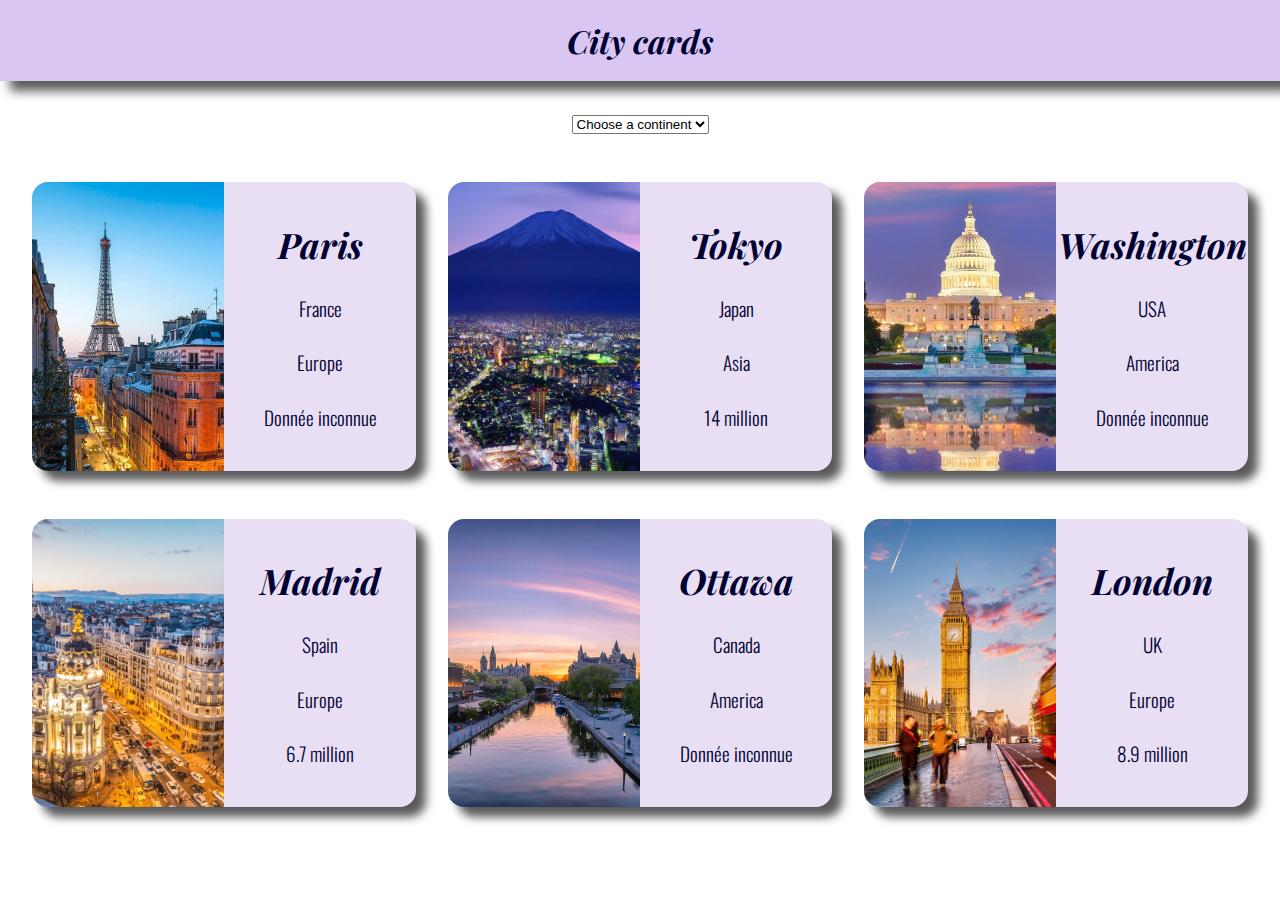
<file: City_Cards/index.html>
<!DOCTYPE html>
<html lang="en">
<head>
    <meta charset="UTF-8">
    <meta name="viewport" content="width=device-width, initial-scale=1.0">
    <title>Exo Cities</title>
    <script defer src="./scripts/villes.js"></script>
    <link rel="stylesheet" href="style.css">
    <link rel="preconnect" href="https://fonts.googleapis.com">
<link rel="preconnect" href="https://fonts.gstatic.com" crossorigin>
<link href="https://fonts.googleapis.com/css2?family=Oswald:wght@200..700&display=swap" rel="stylesheet">
<link href="https://fonts.googleapis.com/css2?family=Oswald:wght@200..700&family=Playfair+Display:ital,wght@0,400..900;1,400..900&display=swap" rel="stylesheet">
<link href="https://fonts.googleapis.com/css2?family=Oswald:wght@200..700&family=Playfair+Display:ital,wght@0,400..900;1,400..900&family=Roboto:ital,wght@0,100;0,300;0,400;0,500;0,700;0,900;1,100;1,300;1,400;1,500;1,700;1,900&display=swap" rel="stylesheet">

</head>
<body>
    <header>
        <h1>City cards</h1>
    </header>
   
    <main>
        <div class="select">
            <select name="continent" id="continent">
                <option hidden value="">Choose a continent</option>
                <option value="Europe">Europe</option>
                <option value="America">America</option>
                <option value="Asia">Asia</option>
                <option value="All">All continents</option>
            </select>
        </div>
        <div class="main-container"></div>

    </main>
    
</body>
</html>
</file>
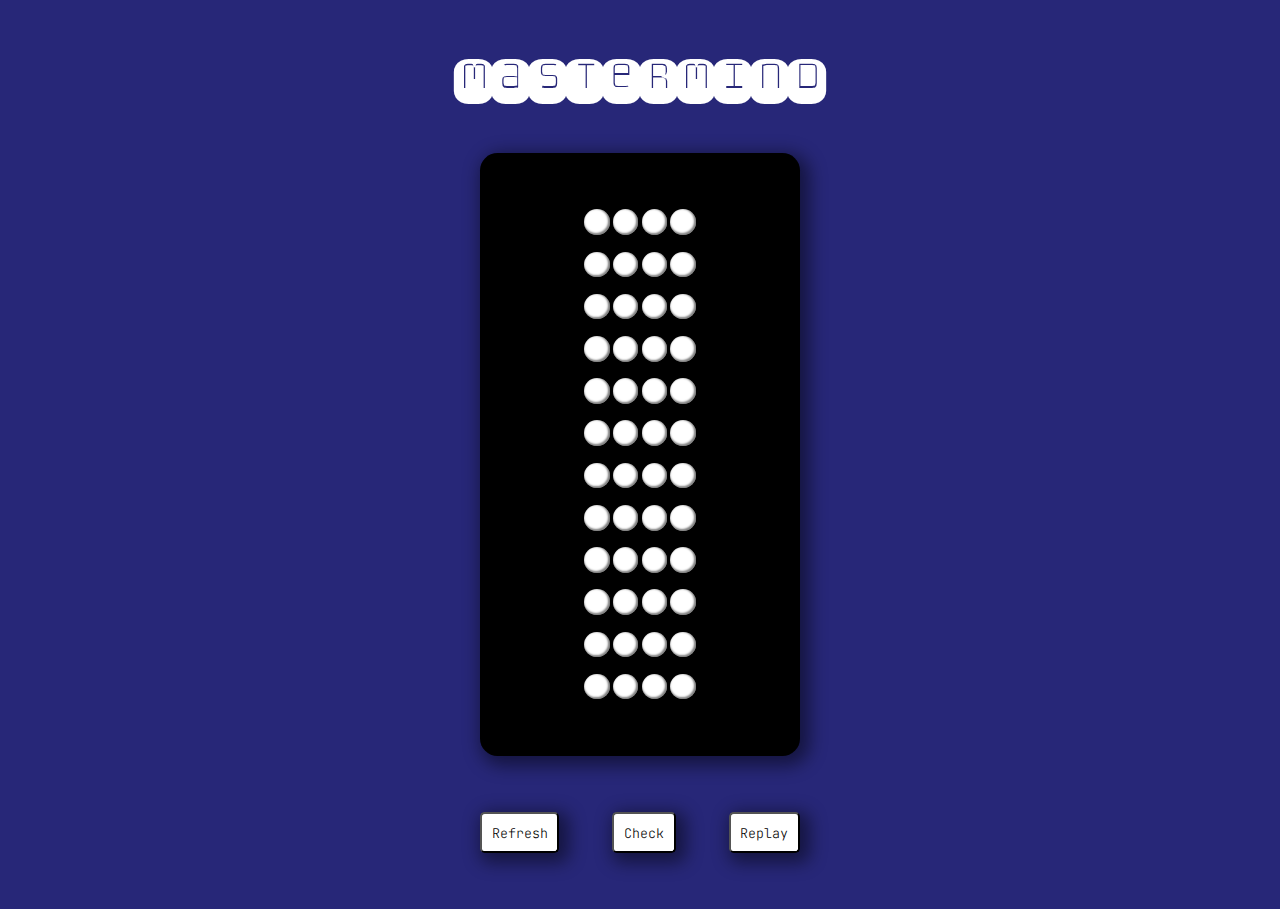
<file: Mastermind/index.html>
<!DOCTYPE html>
<html lang="en">
	<head>
		<meta charset="UTF-8" />
		<meta http-equiv="X-UA-Compatible" content="IE=edge" />
		<meta name="viewport" content="width=device-width, initial-scale=1.0" />
		<title>Mastermind</title>
		<script defer src="script.js"></script>
		<link rel="stylesheet" href="./style.css" />
		<link rel="preconnect" href="https://fonts.googleapis.com" />
		<link rel="preconnect" href="https://fonts.gstatic.com" crossorigin />
		<link
			href="https://fonts.googleapis.com/css2?family=Major+Mono+Display&family=PT+Mono&family=Space+Mono:ital,wght@0,400;0,700;1,400;1,700&display=swap"
			rel="stylesheet"
		/>
		<link
			href="https://fonts.googleapis.com/css2?family=DM+Mono:ital,wght@0,300;0,400;0,500;1,300;1,400;1,500&family=JetBrains+Mono:ital,wght@0,100..800;1,100..800&family=Major+Mono+Display&family=PT+Mono&family=Space+Mono:ital,wght@0,400;0,700;1,400;1,700&display=swap"
			rel="stylesheet"
		/>
		<link
			href="https://fonts.googleapis.com/css2?family=Monofett&display=swap"
			rel="stylesheet"
		/>
	</head>
	<body>
		<h1>Mastermind</h1>
		<div class="main-container">
			<div class="red-points">
				<div class="red-square-container"><div class="red-square"></div></div>
				<div class="red-square-container"><div class="red-square"></div></div>
				<div class="red-square-container"><div class="red-square"></div></div>
				<div class="red-square-container"><div class="red-square"></div></div>
				<div class="red-square-container"><div class="red-square"></div></div>
				<div class="red-square-container"><div class="red-square"></div></div>
				<div class="red-square-container"><div class="red-square"></div></div>
				<div class="red-square-container"><div class="red-square"></div></div>
				<div class="red-square-container"><div class="red-square"></div></div>
				<div class="red-square-container"><div class="red-square"></div></div>
				<div class="red-square-container"><div class="red-square"></div></div>
				<div class="red-square-container"><div class="red-square"></div></div>
			</div>
			<div class="color-pegs">
				<div class="color-row">
					<div class="peg"></div>
					<div class="peg"></div>
					<div class="peg"></div>
					<div class="peg"></div>
				</div>
				<div class="color-row">
					<div class="peg"></div>
					<div class="peg"></div>
					<div class="peg"></div>
					<div class="peg"></div>
				</div>
				<div class="color-row">
					<div class="peg"></div>
					<div class="peg"></div>
					<div class="peg"></div>
					<div class="peg"></div>
				</div>
				<div class="color-row">
					<div class="peg"></div>
					<div class="peg"></div>
					<div class="peg"></div>
					<div class="peg"></div>
				</div>
				<div class="color-row">
					<div class="peg"></div>
					<div class="peg"></div>
					<div class="peg"></div>
					<div class="peg"></div>
				</div>
				<div class="color-row">
					<div class="peg"></div>
					<div class="peg"></div>
					<div class="peg"></div>
					<div class="peg"></div>
				</div>
				<div class="color-row">
					<div class="peg"></div>
					<div class="peg"></div>
					<div class="peg"></div>
					<div class="peg"></div>
				</div>
				<div class="color-row">
					<div class="peg"></div>
					<div class="peg"></div>
					<div class="peg"></div>
					<div class="peg"></div>
				</div>
				<div class="color-row">
					<div class="peg"></div>
					<div class="peg"></div>
					<div class="peg"></div>
					<div class="peg"></div>
				</div>
				<div class="color-row">
					<div class="peg"></div>
					<div class="peg"></div>
					<div class="peg"></div>
					<div class="peg"></div>
				</div>
				<div class="color-row">
					<div class="peg"></div>
					<div class="peg"></div>
					<div class="peg"></div>
					<div class="peg"></div>
				</div>
				<div class="color-row">
					<div class="peg"></div>
					<div class="peg"></div>
					<div class="peg"></div>
					<div class="peg"></div>
				</div>
			</div>
			<div class="white-points">
				<div class="white-square-container">
					<div class="white-square"></div>
				</div>
				<div class="white-square-container">
					<div class="white-square"></div>
				</div>
				<div class="white-square-container">
					<div class="white-square"></div>
				</div>
				<div class="white-square-container">
					<div class="white-square"></div>
				</div>
				<div class="white-square-container">
					<div class="white-square"></div>
				</div>
				<div class="white-square-container">
					<div class="white-square"></div>
				</div>
				<div class="white-square-container">
					<div class="white-square"></div>
				</div>
				<div class="white-square-container">
					<div class="white-square"></div>
				</div>
				<div class="white-square-container">
					<div class="white-square"></div>
				</div>
				<div class="white-square-container">
					<div class="white-square"></div>
				</div>
				<div class="white-square-container">
					<div class="white-square"></div>
				</div>
				<div class="white-square-container">
					<div class="white-square"></div>
				</div>
			</div>
		</div>
		<div class="buttons-container">
			<button id="refresh-button">Refresh</button>
			<button id="check-button">Check</button>
			<button id="replay-button">Replay</button>
		</div>
		<div class="modal">
			<div class="modal-content">
				<h2></h2>
				<div></div>
				<span class="close">&times;</span>
				<button>Replay</button>
			</div>
		</div>
		<div class="confettis">
			<div class="confetti"></div>
			<div class="confetti"></div>
			<div class="confetti"></div>
			<div class="confetti"></div>
			<div class="confetti"></div>
			<div class="confetti"></div>
			<div class="confetti"></div>
			<div class="confetti"></div>
			<div class="confetti"></div>
			<div class="confetti"></div>
		</div>
		

	</body>
</html>
</file>
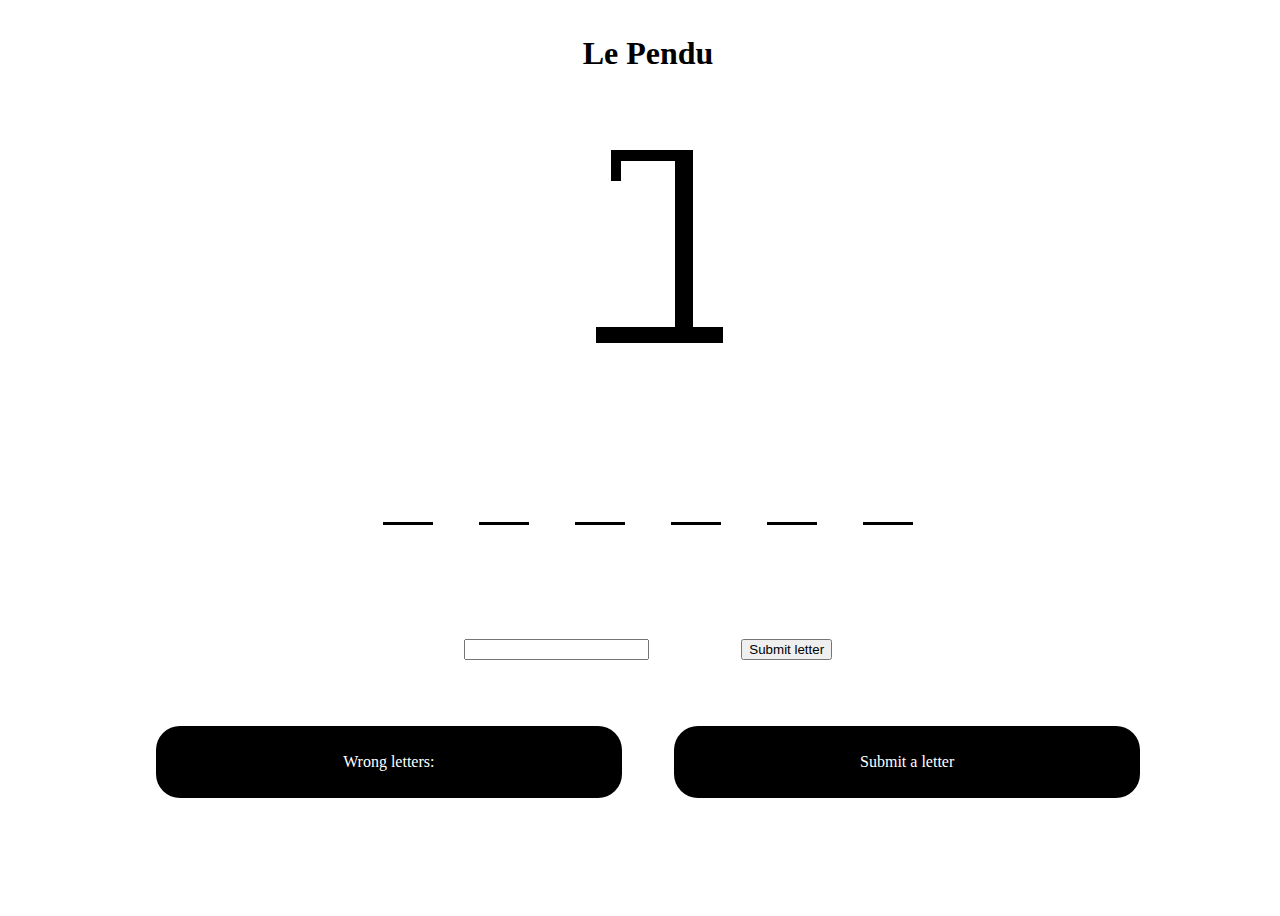
<file: Pendu/index.html>
<!DOCTYPE html>
<html lang="en">
  <head>
    <meta charset="UTF-8" />
    <meta name="viewport" content="width=device-width, initial-scale=1.0" />
    <title>Le Pendu</title>
    <link rel="stylesheet" href="style.css" />
    <script defer src="./script.js"></script>
  </head>
  <body>
    <header>
      <h1>Le Pendu</h1>
    </header>
    <main>
      <div class="image-div">
        <img src="./images/Hangman-0.png" alt="pendu" />
      </div>
      <div class="word-div"></div>
      <div class="input-div">
        <input type="text" required minlength="1" maxlength="1"/>
        <button>Submit letter</button>
      </div>
      <div class="lowest-box">
        <div class="letters-div">
          <p>Wrong letters: <span class="letters-p"></span></p>
        </div>
        <div class="result-div"><p>Submit a letter</p></div>
      </div>
    </main>
  </body>
</html>
</file>
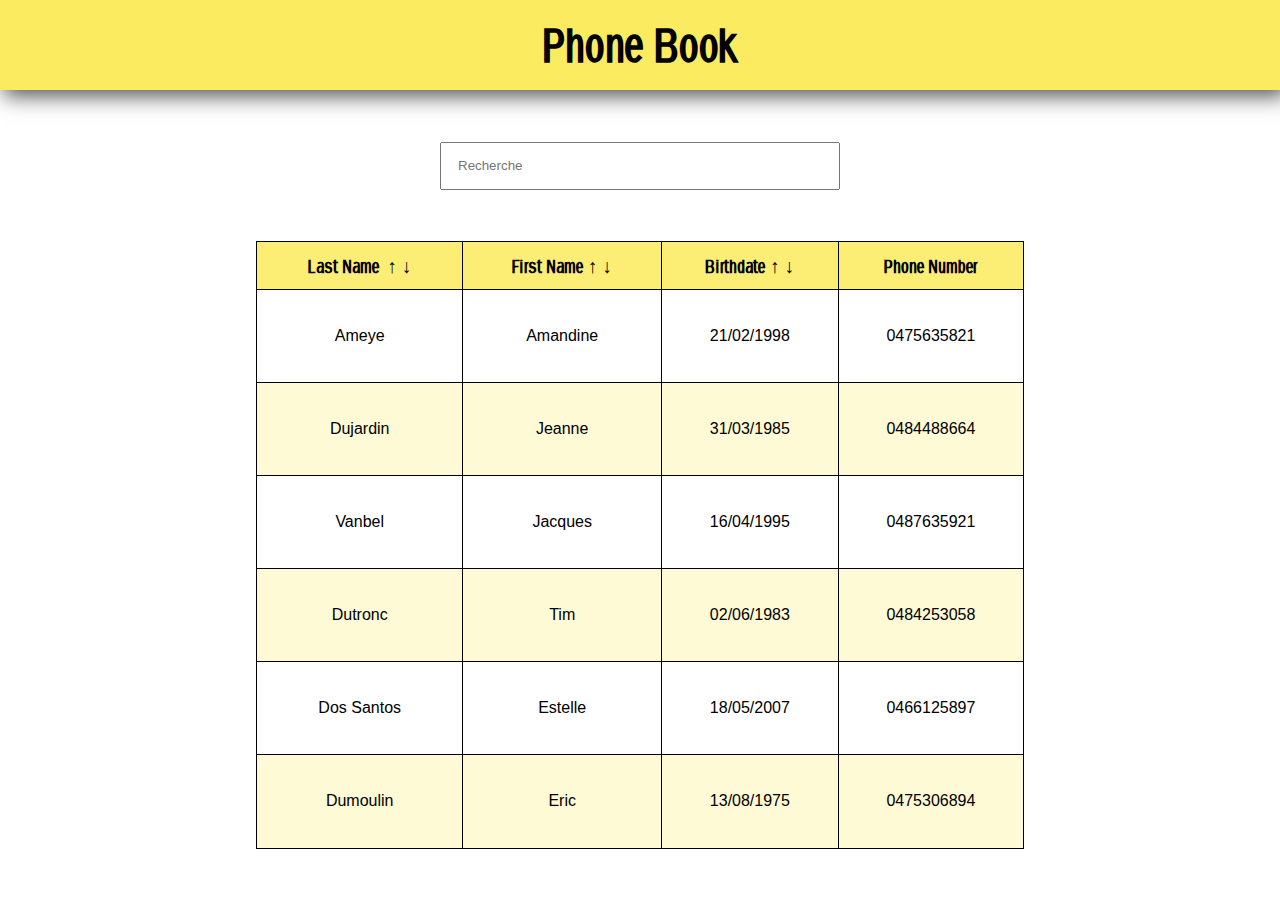
<file: Phone Book/index.html>
<!DOCTYPE html>
<html lang="en">
  <head>
    <meta charset="UTF-8" />
    <meta name="viewport" content="width=device-width, initial-scale=1.0" />
    <title>Phone Book</title>
    <script defer src="./script.js"></script>
    <link rel="stylesheet" href="style.css" />
    <link rel="preconnect" href="https://fonts.googleapis.com" />
    <link rel="preconnect" href="https://fonts.gstatic.com" crossorigin />
   
  </head>
  <body>
    <header>
      <h1>Phone Book</h1>
    </header>
    <main>
      <input type="text" placeholder="Recherche" />
      <table>
        <thead>
          <tr>
            <th>
              Last Name <span class="croissant">↑</span
              ><span class="décroissant">↓</span>
            </th>
            <th>
              First Name<span class="croissant">↑</span
              ><span class="décroissant">↓</span>
            </th>
            <th>
              Birthdate<span class="croissant">↑</span
              ><span class="décroissant">↓</span>
            </th>
            <th>Phone Number</th>
          </tr>
        </thead>
        <tbody></tbody>
      </table>
    </main>
  </body>
</html>
</file>
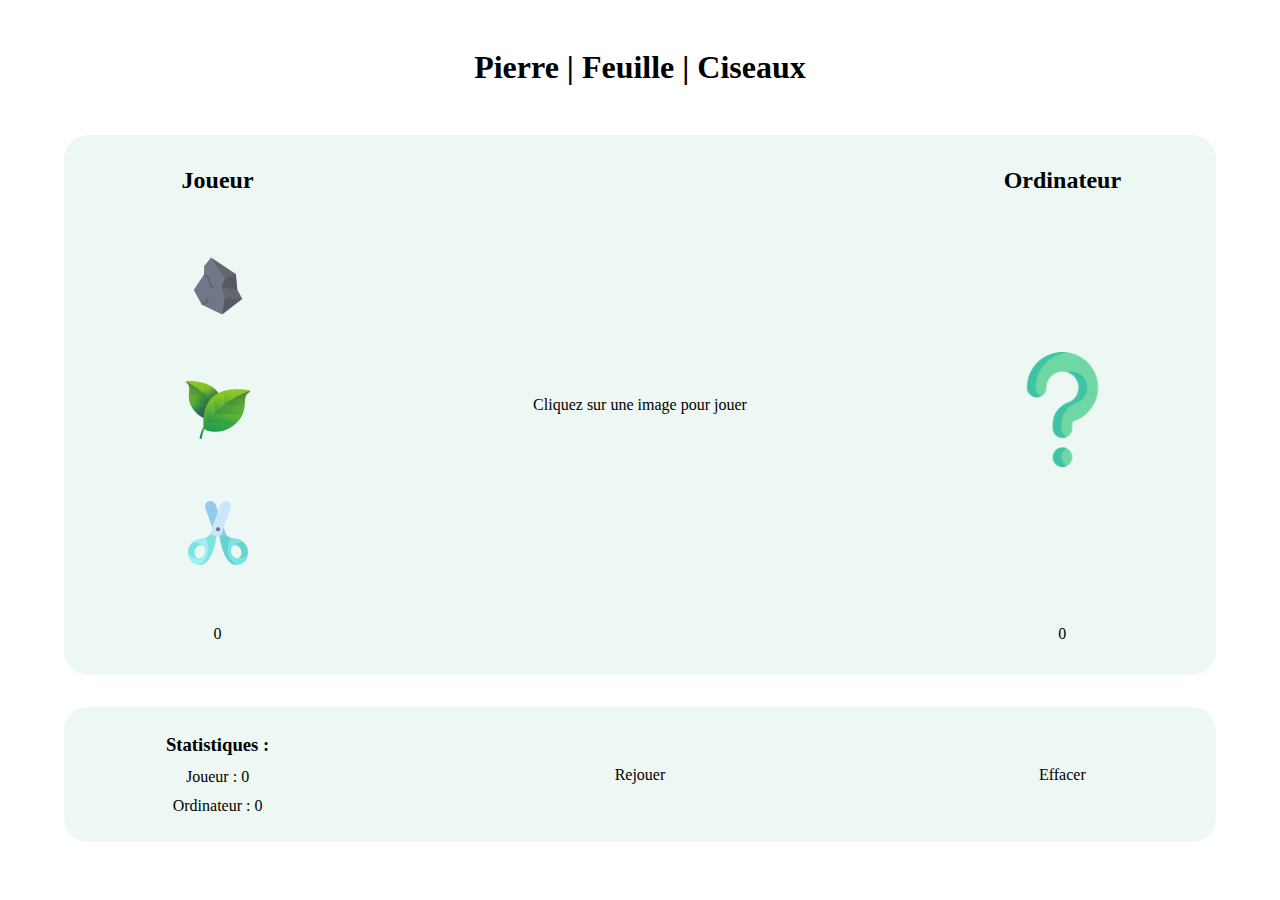
<file: Pierre_Papier_Ciseaux/index.html>
<!DOCTYPE html>
<html lang="en">
	<head>
		<meta charset="UTF-8" />
		<meta name="viewport" content="width=device-width, initial-scale=1.0" />
		<title>Pierre Feuille Ciseaux</title>
		<link rel="stylesheet" href="style.css" />
		<script defer src="./script.js"></script>
	</head>
	<body>
		<h1>Pierre | Feuille | Ciseaux</h1>
		<div class="main-container">
			<div class="player-column">
				<h2>Joueur</h2>
				<div class="pierre selection">
					<img src="./images/pierre.png" alt="pierre" />
				</div>
				<div class="feuille selection">
					<img src="./images/feuille.png" alt="feuille" />
				</div>
				<div class="ciseaux selection">
					<img src="./images/les-ciseaux.png" alt="ciseaux" />
				</div>
				<p class="player-score">0</p>
			</div>
			<div class="result">Cliquez sur une image pour jouer</div>
			<div class="computer-column">
				<h2>Ordinateur</h2>
				<div class="random-selection">
					<img
						src="./images/point-dinterrogation.png"
						alt="point d'interrogation"
					/>
				</div>
				<p class="computer-score">0</p>
			</div>
		</div>
		<div class="lower-container">
			<div class="lower-container-column">
				<h3>Statistiques :</h3>
				<p>Joueur : <span class="playerStatistic">0</span></p>
				<p>Ordinateur : <span class="computerStatistic">0</span></p>
			</div>
			<div class="lower-container-column">
				<p class="rejouer">Rejouer</p>
			</div>
			<div class="lower-container-column">
				<p class="effacer">Effacer</p>
			</div>
		</div>
	</body>
</html>
</file>
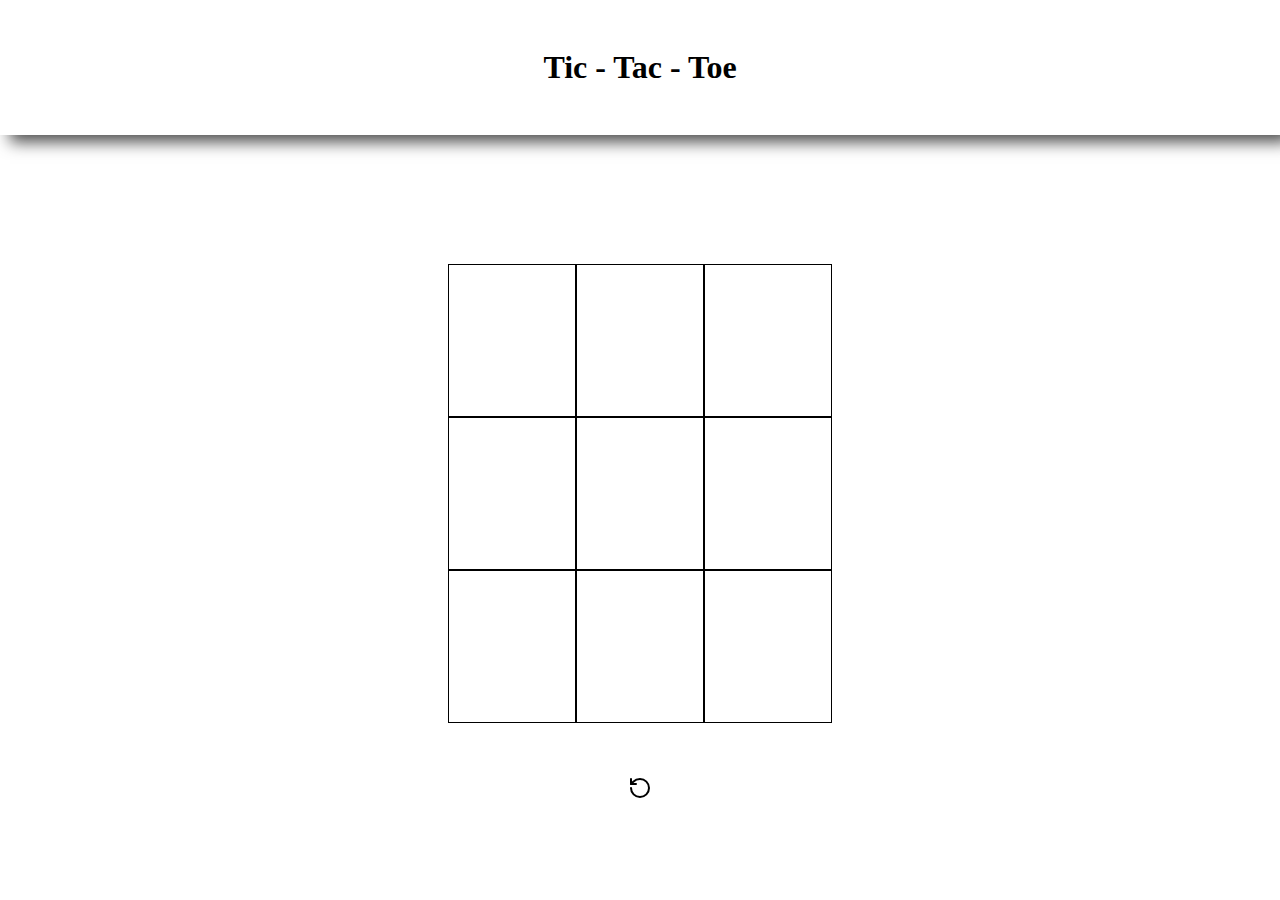
<file: Tic_Tac_Toe/index.html>
<!DOCTYPE html>
<html lang="en">
	<head>
		<meta charset="UTF-8" />
		<meta http-equiv="X-UA-Compatible" content="IE=edge" />
		<meta name="viewport" content="width=device-width, initial-scale=1.0" />
		<title>Tic-Tac-Toe</title>
		<link rel="stylesheet" href="style.css" />
		<script defer src="./script.js"></script>
	</head>
	<body>
		<header><h1>Tic - Tac - Toe</h1></header>
		<main>
			<div class="result"></div>
			<div class="grid">
				<div class="cell" id="cell1"></div>
				<div class="cell" id="cell2"></div>
				<div class="cell" id="cell3"></div>
				<div class="cell" id="cell4"></div>
				<div class="cell" id="cell5"></div>
				<div class="cell" id="cell6"></div>
				<div class="cell" id="cell7"></div>
				<div class="cell" id="cell8"></div>
				<div class="cell" id="cell9"></div>
			</div>
			<div>
				<svg
					xmlns="http://www.w3.org/2000/svg"
					width="24"
					height="24"
					viewBox="0 0 24 24"
					fill="none"
					stroke="currentColor"
					stroke-width="2"
					stroke-linecap="round"
					stroke-linejoin="round"
					class="lucide lucide-rotate-ccw"
				>
					<path d="M3 12a9 9 0 1 0 9-9 9.75 9.75 0 0 0-6.74 2.74L3 8" />
					<path d="M3 3v5h5" />
				</svg>
			</div>
		</main>
	</body>
</html>
</file>
<file: City_Cards/style.css>
* {
  margin: 0;
  padding: 0;
}

:root {
  --font1: "Oswald", sans-serif;
  --font2: "Playfair Display", serif;
  --font3: "Roboto", sans-serif;
}
body {
  width: 100%;
  height: 100vh;
}

header {
  width: 100%;
  height: 9%;
  background-color: #d9c6f3;
  color: rgb(1, 1, 49);
  display: flex;
  align-items: center;
  justify-content: center;
  font-family: var(--font2);
  font-style: italic;

  box-shadow: 10px 10px 10px rgba(0, 0, 0, 0.651);

  h1 {
    font-size: 2rem;
  }
}

main {
  width: 100%;
  height: 91%;

  .select {
    width: 100%;
    height: 12%;
    display: flex;
    justify-content: center;
    align-items: end;
    height: 6.5%;
  }

  .main-container {
    width: 100%;
    height: 88%;
    display: flex;
    flex-wrap: wrap;
    justify-content: space-evenly;
    align-content: space-evenly;
  }
}

.card-div {
  width: 30%;
  height: 40%;
  background-color: #e8dff5;
  display: flex;
  border-radius: 1rem;
  box-shadow: 10px 10px 10px rgba(0, 0, 0, 0.651);

  &:first-child {
    div:first-child img {
      object-position: left;
    }
  }

  div {
    width: 50%;

    &:first-child {
      img {
        height: 100%;
        width: 100%;
        object-fit: cover;
        border-radius: 1rem 0 0 1rem;
      }
    }

    &:nth-child(2) {
      display: flex;
      flex-direction: column;
      align-items: center;
      justify-content: center;
      gap: 1.6rem;

      p {
        font-size: 1.2rem;
        color: rgb(1, 1, 49);
        font-family: var(--font1);
        font-weight: 300;

        &:first-child {
          font-size: 2.2rem;
          font-weight: bolder;
          font-style: italic;
          font-family: var(--font2);
        }
      }
    }
  }
}
</file>
<file: Mastermind/style.css>
* {
	margin: 0;
	padding: 0;
	box-sizing: border-box;
}

body {
	height: 100vh;
	width: 100%;
	background-color: #191970;
	background-color: #272778;
}

h1 {
	width: 100%;
	height: 17%;
	display: flex;
	justify-content: center;
	align-items: center;
	font-family: "Monofett", monospace;
	font-size: 4rem;
	color: white;
}

.main-container {
	width: 25%;
	height: 67%;
	margin: 0 auto;
	display: flex;
	background-color: black;
	padding: 3rem 0;
	border-radius: 1.1rem;
	box-shadow: 5px 5px 17px 5px #00000075;

	.color-pegs {
		height: 100%;
		width: 40%;

		.color-row {
			height: 8.3333%;
			width: 100%;
			display: flex;
			justify-content: center;
			align-items: center;
			gap: 0.2rem;

			.peg {
				height: 2vw;
				width: 2vw;
				border-radius: 50%;
				background-color: white;
				box-shadow: inset -1px -1px 2px 1px #00000080;
				display: inline-block;
			}
		}
	}

	.red-points {
		height: 100%;
		width: 30%;

		.red-square-container {
			width: 100%;
			height: 8.3333%;
			display: flex;
			justify-content: center;
			align-items: center;

			.red-square {
				width: 1.7vw;
				height: 1.7vw;
				display: flex;
				flex-wrap: wrap;

				.red-point {
					width: 50%;
					height: 50%;
					background-color: red;
					border: solid 1px black;
					box-shadow: inset -1px -1px 2px 1px #00000080;
				}
			}
		}
	}

	.white-points {
		height: 100%;
		width: 30%;

		.white-square-container {
			width: 100%;
			height: 8.3333%;
			display: flex;
			justify-content: center;
			align-items: center;

			.white-square {
				width: 1.7vw;
				height: 1.7vw;
				display: flex;
				flex-wrap: wrap;

				.white-point {
					width: 50%;
					height: 50%;
					background-color: white;
					border: solid 1px black;
					box-shadow: inset -1px -1px 2px 1px #00000080;
				}
			}
		}
	}
}

.buttons-container {
	width: 25%;
	height: 17%;
	margin: 0 auto;
	display: flex;
	justify-content: space-between;
	align-items: center;
}

button {
	padding: 0.6rem;
	font-family: "JetBrains Mono", monospace;
	font-weight: 200;
	cursor: pointer;
	box-shadow: 5px 5px 17px 5px #00000075;
	border-radius: 0.3rem;
	background-color: white;
}

.modal {
	width: 100%;
	height: 100%;
	position: absolute;
	left: 0;
	top: 0;
	z-index: 1;
	background-color: rgba(0, 0, 0, 0.7);
	display: flex;
	justify-content: center;
	align-items: center;
	display: none;

	.modal-content {
		width: 35%;
		height: 38%;
		background-color: black;
		color: white;
		position: relative;
		border-radius: 1rem;
		font-family: "JetBrains Mono", monospace;
		display: flex;
		flex-direction: column;
		justify-content: center;
		align-items: center;
		gap: 15%;
		text-align: center;
		line-height: 1.7rem;

		.peg {
			height: 1.5vw;
			width: 1.5vw;
			border-radius: 50%;
			background-color: white;
			box-shadow: inset -1px -1px 2px 1px #00000075;
			display: inline-block;
			margin-right: 0.2rem;
		}

		.close {
			position: absolute;
			top: 3%;
			right: 4%;
			cursor: pointer;
			
		}
	}
}

.confettis {
	position: absolute;
	height: 100%;
	width: 100%;
	left: 0;
	top: 0;
	display: none;
}
.confetti {
	width: 15px;
	height: 15px;
	background-color: #f2d74e;
	position: absolute;
	animation: confetti 5s ease-in-out -2s infinite;
	transform-origin: left top;
	z-index: 2;
  }
  .confetti:nth-child(1) {
	background-color: #f2d74e; left: 10%; animation-delay: 0;
  }
  .confetti:nth-child(2) {
	background-color: #95c3de; left: 20%; animation-delay: -5s;
  }
  .confetti:nth-child(3) {
	background-color: #ff9a91; left: 30%; animation-delay: -3s;
  }
  .confetti:nth-child(4) {
	background-color: #f2d74e; left: 40%; animation-delay: -2.5s;
  }
  .confetti:nth-child(5) {
	background-color: #95c3de; left: 50%; animation-delay: -4s;
  }
  .confetti:nth-child(6) {
	background-color: #ff9a91; left: 60%; animation-delay: -6s;
  }
  .confetti:nth-child(7) {
	background-color: #f2d74e; left: 70%; animation-delay: -1.5s;
  }
  .confetti:nth-child(8) {
	background-color: #95c3de; left: 80%; animation-delay: -2s;
  }
  .confetti:nth-child(9) {
	background-color: #ff9a91; left: 90%; animation-delay: -3.5s;
  }
  .confetti:nth-child(10) {
	background-color: #f2d74e; left: 100%; animation-delay: -2.5s;
  }

  @keyframes confetti {
	0% { transform: rotateZ(15deg) rotateY(0deg) translate(0,0); }
	25% { transform: rotateZ(5deg) rotateY(360deg) translate(-5vw,20vh); }
	50% { transform: rotateZ(15deg) rotateY(720deg) translate(5vw,60vh); }
	75% { transform: rotateZ(5deg) rotateY(1080deg) translate(-10vw,80vh); }
	100% { transform: rotateZ(15deg) rotateY(1440deg) translate(10vw,110vh); }
  }
</file>
<file: Pendu/style.css>
* {
    /* margin: 0; */
    /* padding: 0; */
    box-sizing: border-box;
}

body {
    height: 100vh;
    width: 100%;
}

header {
    height: 10%;
    width: 100%;
    display: flex;
    justify-content: center;
    align-items: center;

}

main {
    height: 80%;
    width: 90%;
    margin: auto;
    display: flex;
    flex-direction: column;
    align-items: center;
    justify-content: space-around;
   
}

.image-div {
    font-size: 1rem;
}

.word {
    font-size: 1.5rem;
}

.input-div {
    height: 10%;
    width: 40%;
    display: flex;
    justify-content: space-around;
    align-items: center;

}

.letters-div {
    background-color: black;
    color: white;
    text-align: center;
    height: 100%;
    width: 45%;
    border-radius: 1.5rem;

    display: flex;
    justify-content: center;
    align-items: center;
}

.result-div {
    background-color: black;
    color: white;
    height: 100%;
    width: 45%;
    border-radius: 1.5rem;

    display: flex;
    justify-content: center;
    align-items: center;
}

.lowest-box {
    display: flex;
    height: 10%;
    width: 90%;
    justify-content: space-around;
}

.word-div {
    display: flex;
    width: 50%;
    justify-content: space-around;
    

    p {
        border-bottom: 3px solid black;
        font-size: 3rem;
        width: 3.1rem;
        text-align: center;
        color: white;
    }
}
</file>
<file: Phone Book/style.css>
@font-face {
    font-family: "phonebook";
    src: url(./fonts/PhonebookFont.ttf);
}
* {
    margin: 0;
    padding: 0;
    box-sizing: border-box;
}



body {
    width: 100%;
    height: 100vh;
   
}

header {
    width: 100%;
    height: 10%;
    display: flex;
    justify-content: center;
    align-items: center;
    background-color: #faeb61;
    box-shadow: 5px 5px 20px 1px rgba(0, 0, 0, 0.685) ;
    font-family: "phonebook";
    font-size: 1.5rem;
}

main {
    width: 100%;
    height: 90%;
    display: flex;
    flex-direction: column;
    align-items: center;
    justify-content: space-evenly;
}

table {
    border-collapse: collapse;
    width: 60%;
    height: 75%;
    font-family: sans-serif;
    tbody tr:nth-child(even) {
        background-color: #fcee754d;
    }
    
    th , td {
        border: 1px solid black;
        text-align: center;
        
        span {
            margin-left: 0.3rem;
            cursor: pointer;
        };
    }

    th {
        height: 3rem;
        font-family: "phonebook";
        background-color: #fcee75;
        font-size: 1.2rem;
    }
    
}

input {
    height: 3rem; 
    width: 25rem;
    padding: 1rem;
}
</file>
<file: Pierre_Papier_Ciseaux/style.css>
* {
	margin: 0;
	padding: 0;
	box-sizing: border-box;
}

body {
	width: 100vw;
	height: 100vh;
}

h1 {
	height: 15%;
	width: 100%;

	display: flex;
	justify-content: center;
	align-items: center;
}

.main-container {
	height: 60%;
	width: 90%;
	margin: auto;

	background-color: rgb(237, 247, 243);

	display: flex;
	justify-content: space-around;

	border-radius: 1.5rem;
}

.lower-container {
	height: 15%;
	width: 90%;
	margin: auto;

	background-color: rgb(237, 247, 243);

	display: flex;
	justify-content: space-around;

	border-radius: 1.5rem;

	margin-top: 2rem;
	padding: 1rem 0;
}

.lower-container-column {
	display: flex;
	flex-direction: column;

	align-items: center;
	justify-content: space-evenly;
}

.lower-container-column:first-child,
.lower-container-column:last-child {
	height: 100%;
	width: 20%;
}

.lower-container-column:nth-child(2) {
	height: 100%;
	width: 40%;
}

.player-column {
	height: 100%;
	width: 20%;
	padding: 2rem;

	display: flex;
	flex-direction: column;
	justify-content: space-between;
	align-items: center;
}

.computer-column {
	height: 100%;
	width: 20%;
	padding: 2rem;

	display: flex;
	flex-direction: column;
	justify-content: space-between;
	align-items: center;
}

.result {
	height: 100%;
	width: 40%;

	display: flex;
	justify-content: center;
	align-items: center;

	text-align: center;
}

.selection {
	width: 5vw;
	height: 5vw;
}

.random-selection {
	width: 9vw;
	height: 9vw;
}

div img {
	width: 100%;
	height: 100%;
	object-fit: cover;
}

.player-column img {
	cursor: pointer;
}

.selected {
	width: 9vw;
	height: 9vw;
}

.not-selected {
	width: 3vw;
	height: 3vw;
}

.rejouer,
.effacer {
	cursor: pointer;
}
</file>
<file: Tic_Tac_Toe/style.css>
* {
	margin: 0;
	padding: 0;
	box-sizing: border-box;
}

body {
	width: 100vw;
	height: 100vh;
}

header {
	height: 15%;
	width: 100%;
	display: flex;
	justify-content: center;
	align-items: center;
	box-shadow: 10px 7px 15px rgb(0, 0, 0, 0.7);
}

main {
	height: 85%;
	width: 100%;
	display: flex;
	flex-direction: column;
	align-items: center;
	gap: 7%;
}
.grid {
	height: 60%;
	width: 30%;
	display: flex;
	flex-wrap: wrap;
}

.cell {
	height: 33.33333%;
	width: 33.33333%;
	border: solid 1px black;

	display: flex;
	justify-content: center;
	align-items: center;
}

.result {
	margin-top: 4%;
	height: 1.5rem;
}

svg {
	cursor: pointer;
}
</file>
